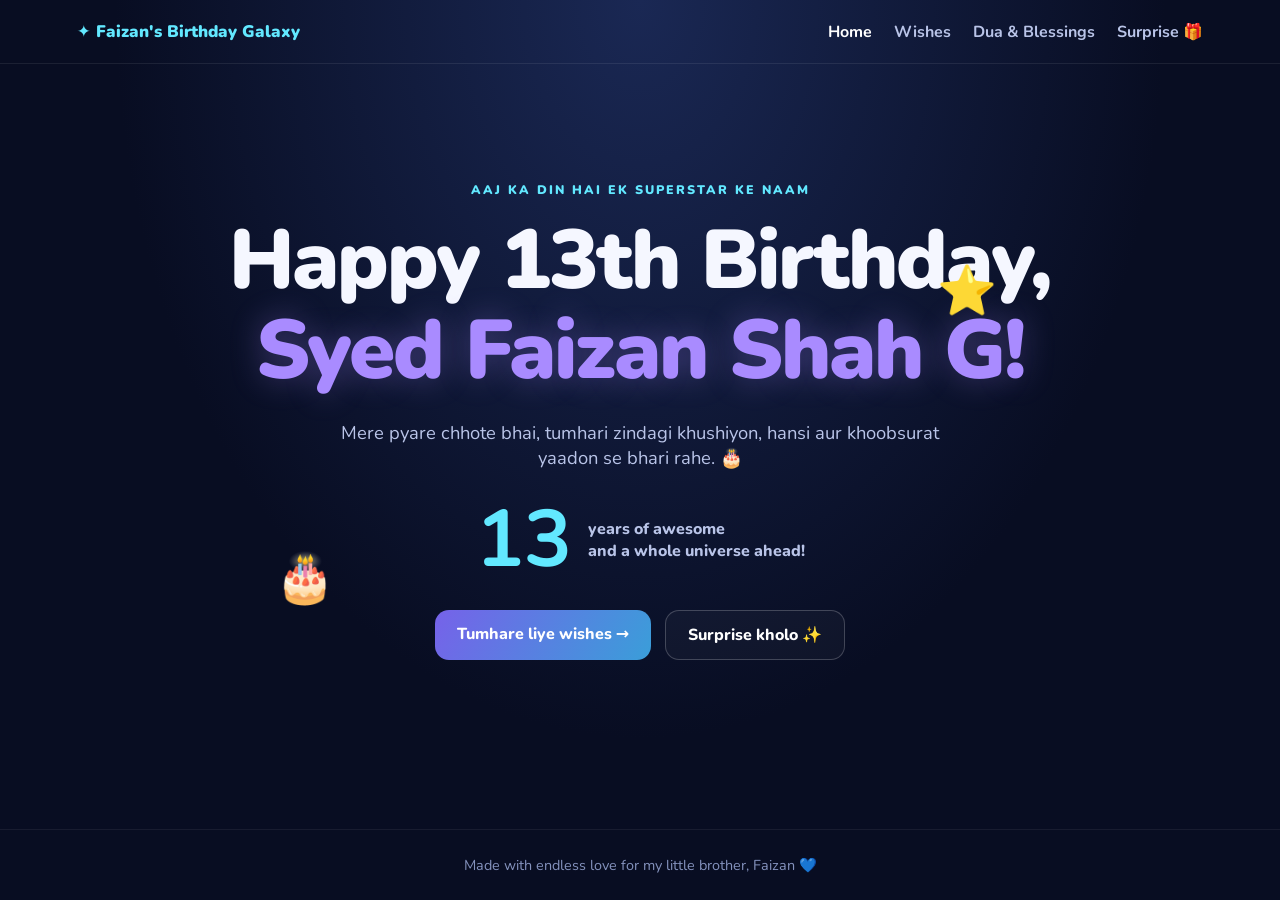
<file: index.html>
<!DOCTYPE html>
<html lang="en"><head><meta charset="UTF-8"><meta name="viewport" content="width=device-width,initial-scale=1">
<title>Happy 13th Birthday, Faizan!</title><link rel="stylesheet" href="style.css"></head>
<body>
<nav><a class="brand" href="index.html">✦ Faizan's Birthday Galaxy</a><button class="menu" onclick="document.querySelector('nav ul').classList.toggle('open')" aria-label="Menu">☰</button>
<ul><li><a class="active" href="index.html">Home</a></li><li><a href="wishes.html">Wishes</a></li><li><a href="blessings.html">Dua & Blessings</a></li><li><a href="surprise.html">Surprise 🎁</a></li></ul></nav>
<main class="hero"><div class="eyebrow">Aaj ka din hai ek superstar ke naam</div><h1>Happy 13th Birthday,<br><span>Syed Faizan Shah G!</span></h1>
<p class="lead">Mere pyare chhote bhai, tumhari zindagi khushiyon, hansi aur khoobsurat yaadon se bhari rahe. 🎂</p>
<div class="age"><strong>13</strong><span>years of awesome<br>and a whole universe ahead!</span></div>
<div class="actions"><a class="btn primary" href="wishes.html">Tumhare liye wishes →</a><a class="btn" href="surprise.html">Surprise kholo ✨</a></div>
<div class="floating cake">🎂</div><div class="floating star">⭐</div></main>
<footer>Made with endless love for my little brother, Faizan 💙</footer><script src="script.js"></script></body></html>
</file>
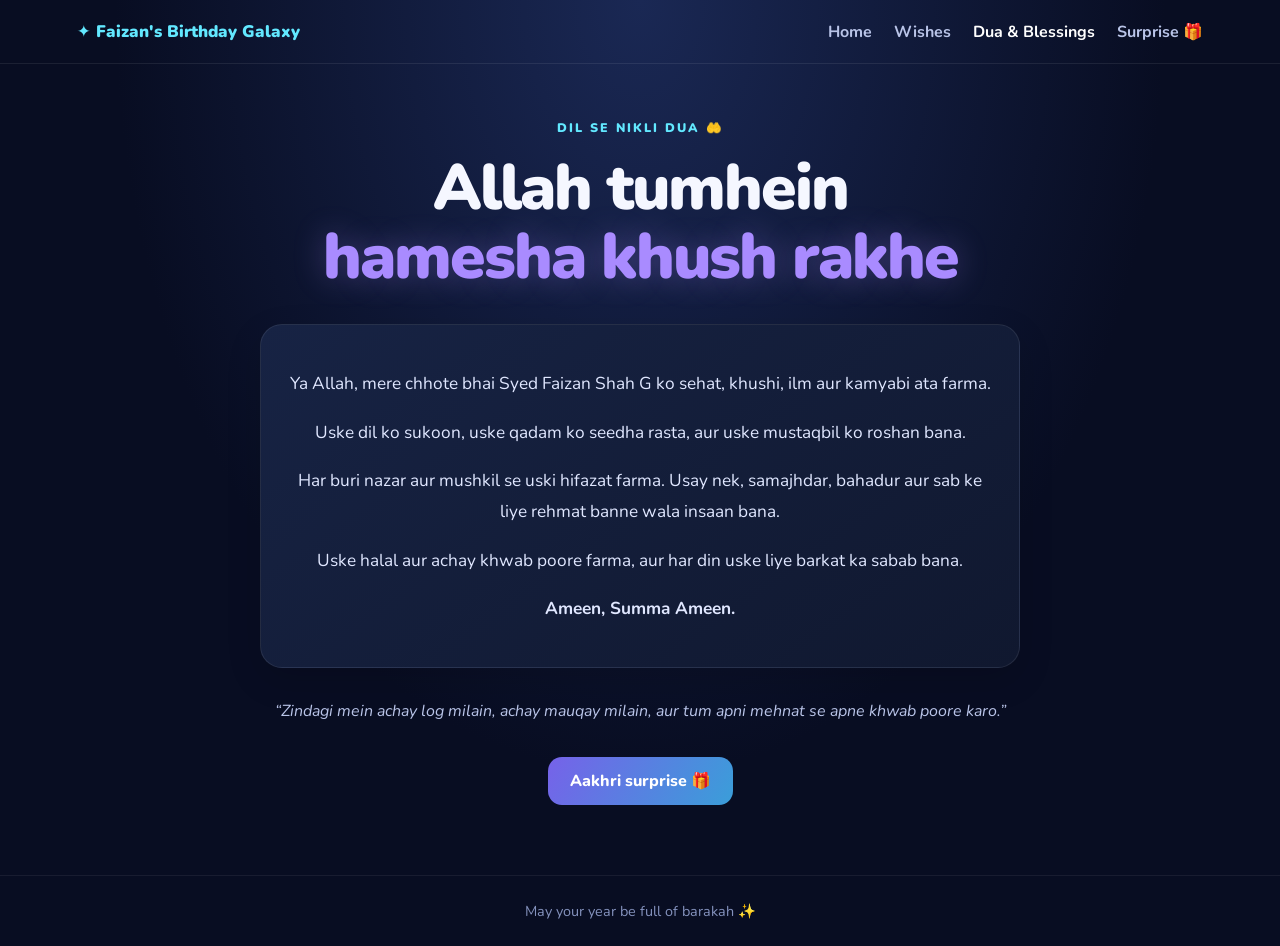
<file: blessings.html>
<!DOCTYPE html><html lang="en"><head><meta charset="UTF-8"><meta name="viewport" content="width=device-width,initial-scale=1"><title>Dua & Blessings for Faizan</title><link rel="stylesheet" href="style.css"></head><body>
<nav><a class="brand" href="index.html">✦ Faizan's Birthday Galaxy</a><button class="menu" onclick="document.querySelector('nav ul').classList.toggle('open')" aria-label="Menu">☰</button><ul><li><a href="index.html">Home</a></li><li><a href="wishes.html">Wishes</a></li><li><a class="active" href="blessings.html">Dua & Blessings</a></li><li><a href="surprise.html">Surprise 🎁</a></li></ul></nav>
<main class="page"><div class="eyebrow">Dil se nikli dua 🤲</div><h1>Allah tumhein<br><span>hamesha khush rakhe</span></h1>
<section class="blessing"><p>Ya Allah, mere chhote bhai Syed Faizan Shah G ko sehat, khushi, ilm aur kamyabi ata farma.</p>
<p>Uske dil ko sukoon, uske qadam ko seedha rasta, aur uske mustaqbil ko roshan bana.</p>
<p>Har buri nazar aur mushkil se uski hifazat farma. Usay nek, samajhdar, bahadur aur sab ke liye rehmat banne wala insaan bana.</p>
<p>Uske halal aur achay khwab poore farma, aur har din uske liye barkat ka sabab bana.</p><p><strong>Ameen, Summa Ameen.</strong></p></section>
<div class="small-note">“Zindagi mein achay log milain, achay mauqay milain, aur tum apni mehnat se apne khwab poore karo.”</div>
<a class="btn primary" href="surprise.html">Aakhri surprise 🎁</a></main><footer>May your year be full of barakah ✨</footer><script src="script.js"></script></body></html>
</file>
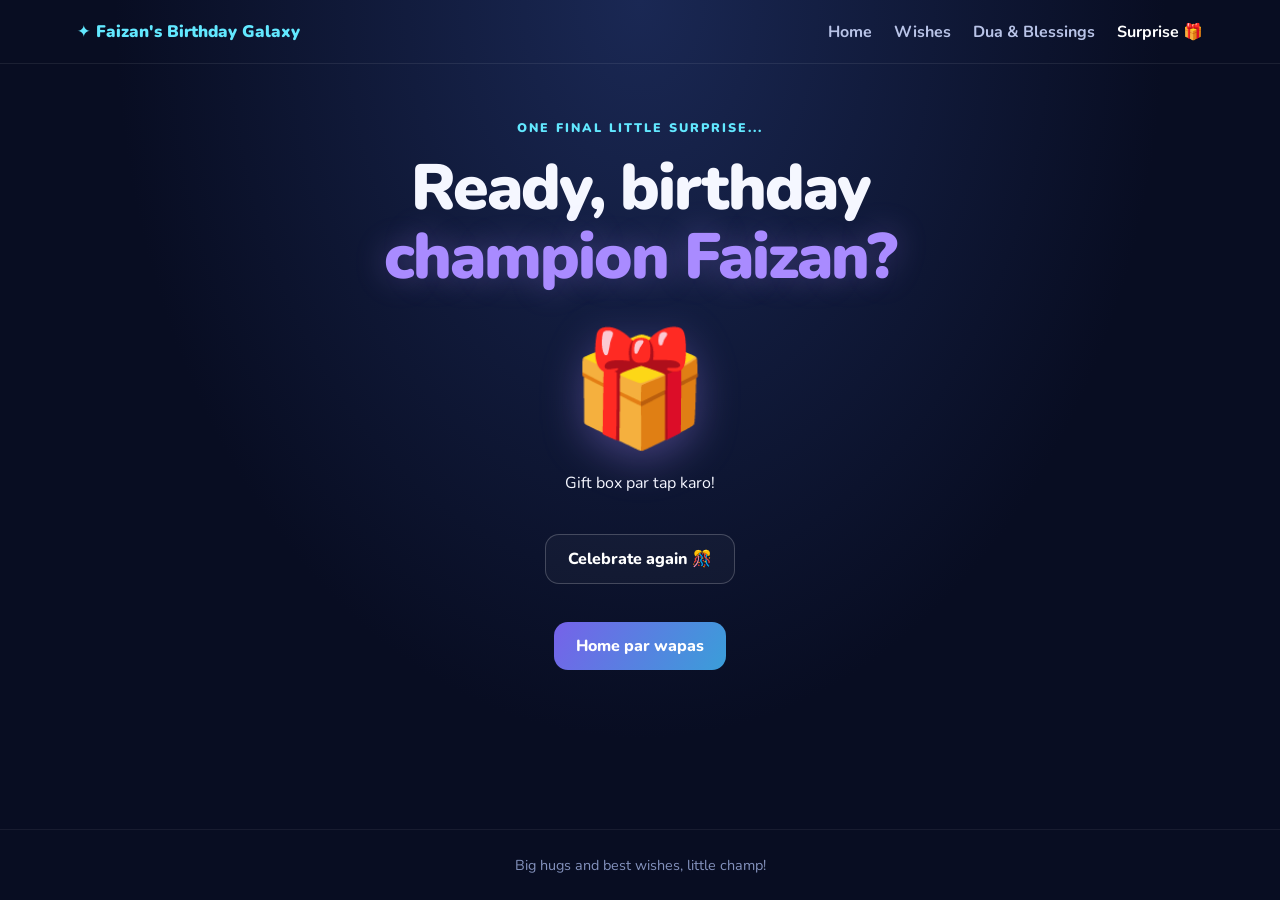
<file: surprise.html>
<!DOCTYPE html><html lang="en"><head><meta charset="UTF-8"><meta name="viewport" content="width=device-width,initial-scale=1"><title>Faizan's Birthday Surprise</title><link rel="stylesheet" href="style.css"></head><body>
<nav><a class="brand" href="index.html">✦ Faizan's Birthday Galaxy</a><button class="menu" onclick="document.querySelector('nav ul').classList.toggle('open')" aria-label="Menu">☰</button><ul><li><a href="index.html">Home</a></li><li><a href="wishes.html">Wishes</a></li><li><a href="blessings.html">Dua & Blessings</a></li><li><a class="active" href="surprise.html">Surprise 🎁</a></li></ul></nav>
<main class="page surprise"><div class="eyebrow">One final little surprise...</div><h1>Ready, birthday<br><span>champion Faizan?</span></h1>
<div class="gift-wrap"><button id="gift" class="gift" aria-label="Open birthday gift">🎁</button><p id="giftText">Gift box par tap karo!</p></div>
<section id="message" class="hidden blessing"><h2>For my amazing little brother 💙</h2><p>Faizan, tum sirf 13 saal ke nahi hue — tum apni zindagi ke ek naye, exciting chapter mein enter hue ho!</p><p>Hamesha curious rehna, dil se kind rehna, apni family ko proud feel karwana aur khud par yaqeen rakhna.</p><p><strong>Happy Birthday! Tumhari har aane wali birthday is se bhi zyada special ho. 🎂</strong></p></section>
<button class="btn" id="confetti">Celebrate again 🎊</button><div class="actions"><a class="btn primary" href="index.html">Home par wapas</a></div></main><footer>Big hugs and best wishes, little champ!</footer><script src="script.js"></script></body></html>
</file>
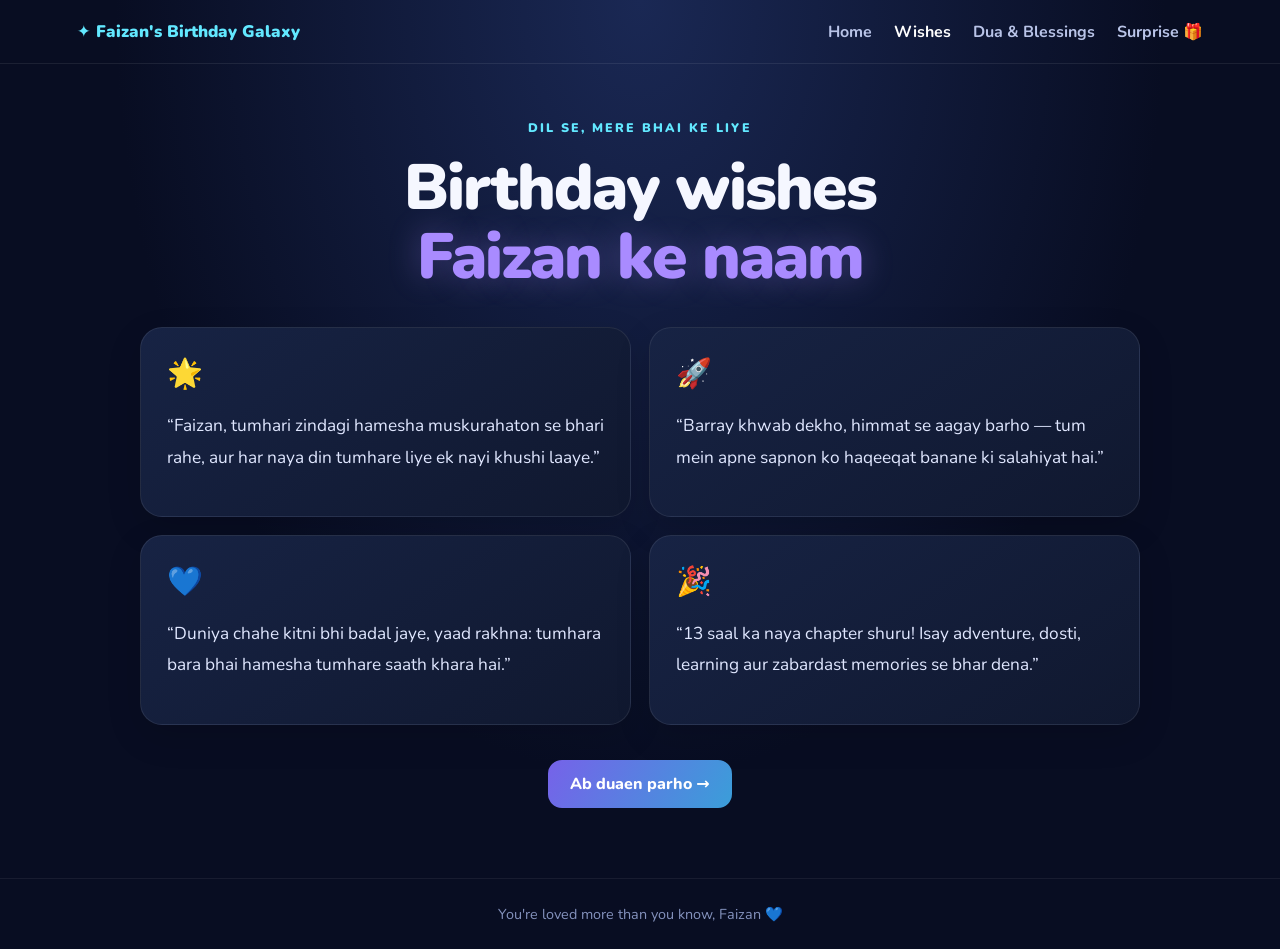
<file: wishes.html>
<!DOCTYPE html><html lang="en"><head><meta charset="UTF-8"><meta name="viewport" content="width=device-width,initial-scale=1"><title>Birthday Wishes for Faizan</title><link rel="stylesheet" href="style.css"></head><body>
<nav><a class="brand" href="index.html">✦ Faizan's Birthday Galaxy</a><button class="menu" onclick="document.querySelector('nav ul').classList.toggle('open')" aria-label="Menu">☰</button><ul><li><a href="index.html">Home</a></li><li><a class="active" href="wishes.html">Wishes</a></li><li><a href="blessings.html">Dua & Blessings</a></li><li><a href="surprise.html">Surprise 🎁</a></li></ul></nav>
<main class="page"><div class="eyebrow">Dil se, mere bhai ke liye</div><h1>Birthday wishes<br><span>Faizan ke naam</span></h1>
<div class="cards">
<article class="quote"><div>🌟</div><p>“Faizan, tumhari zindagi hamesha muskurahaton se bhari rahe, aur har naya din tumhare liye ek nayi khushi laaye.”</p></article>
<article class="quote"><div>🚀</div><p>“Barray khwab dekho, himmat se aagay barho — tum mein apne sapnon ko haqeeqat banane ki salahiyat hai.”</p></article>
<article class="quote"><div>💙</div><p>“Duniya chahe kitni bhi badal jaye, yaad rakhna: tumhara bara bhai hamesha tumhare saath khara hai.”</p></article>
<article class="quote"><div>🎉</div><p>“13 saal ka naya chapter shuru! Isay adventure, dosti, learning aur zabardast memories se bhar dena.”</p></article>
</div><a class="btn primary" href="blessings.html">Ab duaen parho →</a></main><footer>You're loved more than you know, Faizan 💙</footer><script src="script.js"></script></body></html>
</file>
<file: style.css>
@import url('https://fonts.googleapis.com/css2?family=Nunito:wght@400;600;700;800;900&display=swap');
:root{--bg:#080d22;--panel:#121b38;--text:#f5f7ff;--muted:#b9c4e8;--cyan:#62e8ff;--purple:#a98bff}
*{box-sizing:border-box}body{margin:0;background:radial-gradient(ellipse at top,#1a2854 0,#080d22 58%);color:var(--text);font-family:Nunito,system-ui,sans-serif;min-height:100vh;display:flex;flex-direction:column}
nav{display:flex;align-items:center;justify-content:space-between;padding:20px 6%;border-bottom:1px solid #ffffff14;gap:18px}.brand{font-weight:900;color:var(--cyan);text-decoration:none;font-size:1.05rem}nav ul{display:flex;gap:22px;list-style:none;margin:0;padding:0}nav a{color:var(--muted);text-decoration:none;font-weight:700}nav a:hover,nav a.active{color:white}.menu{display:none;background:none;color:white;border:0;font-size:1.5rem}
.hero{position:relative;text-align:center;max-width:900px;margin:auto;padding:80px 24px 95px;overflow:hidden}.eyebrow{color:var(--cyan);text-transform:uppercase;letter-spacing:2px;font-size:.78rem;font-weight:900}h1{font-size:clamp(2.5rem,7vw,5.2rem);line-height:1.08;margin:18px 0;font-weight:900;letter-spacing:-2px}h1 span{color:var(--purple);text-shadow:0 0 32px #a98bff55}.lead{font-size:1.15rem;color:var(--muted);max-width:650px;margin:24px auto}.age{display:flex;align-items:center;justify-content:center;gap:16px;margin:30px auto}.age strong{font-size:5rem;line-height:1;color:var(--cyan)}.age span{text-align:left;color:var(--muted);font-weight:800}.actions{display:flex;justify-content:center;gap:14px;flex-wrap:wrap;margin-top:28px}.btn{display:inline-block;padding:13px 22px;border:1px solid #ffffff35;border-radius:14px;color:white;text-decoration:none;font-weight:900;background:#ffffff08;cursor:pointer;font:inherit;font-weight:800}.btn:hover{transform:translateY(-2px);border-color:var(--cyan)}.primary{background:linear-gradient(120deg,#7662e9,#3a9ed9);border:0}.floating{position:absolute;font-size:3rem;animation:float 4s ease-in-out infinite}.cake{left:8%;bottom:22%}.star{right:9%;top:24%;animation-delay:1s}@keyframes float{50%{transform:translateY(-15px) rotate(8deg)}}footer{text-align:center;padding:25px;color:#8492bd;font-size:.9rem;border-top:1px solid #ffffff10;margin-top:auto}
.page{width:min(1000px,90%);margin:55px auto 70px;text-align:center}.page h1{font-size:clamp(2.2rem,5vw,4rem)}.cards{display:grid;grid-template-columns:repeat(2,1fr);gap:18px;margin:35px 0}.quote,.blessing{background:linear-gradient(145deg,#172344,#10182f);border:1px solid #ffffff15;border-radius:22px;padding:26px;text-align:left;box-shadow:0 12px 35px #0002}.quote div{font-size:1.8rem}.quote p,.blessing p{font-size:1.08rem;line-height:1.8;color:#e0e7ff}.blessing{max-width:760px;margin:32px auto;text-align:center}.small-note{color:var(--muted);font-style:italic;margin:25px auto 35px}.gift-wrap{margin:30px auto}.gift{font-size:7rem;background:none;border:0;cursor:pointer;filter:drop-shadow(0 12px 20px #a98bff55);transition:.3s}.gift:hover{transform:scale(1.1) rotate(-5deg)}.hidden{display:none}.surprise #confetti{margin:10px}.spark{position:fixed;pointer-events:none;animation:burst 1.2s ease-out forwards;font-size:24px}@keyframes burst{from{transform:translate(0,0) scale(.5);opacity:1}to{transform:translate(var(--x),var(--y)) scale(1.4);opacity:0}}
@media(max-width:700px){nav{padding:16px 5%;flex-wrap:wrap}.menu{display:block}nav ul{display:none;width:100%;flex-direction:column;gap:14px;padding:12px 0}nav ul.open{display:flex}.hero{padding:65px 20px}.cards{grid-template-columns:1fr}.cake{left:3%;bottom:8%}.star{right:4%;top:12%}.age strong{font-size:4rem}}
</file>
